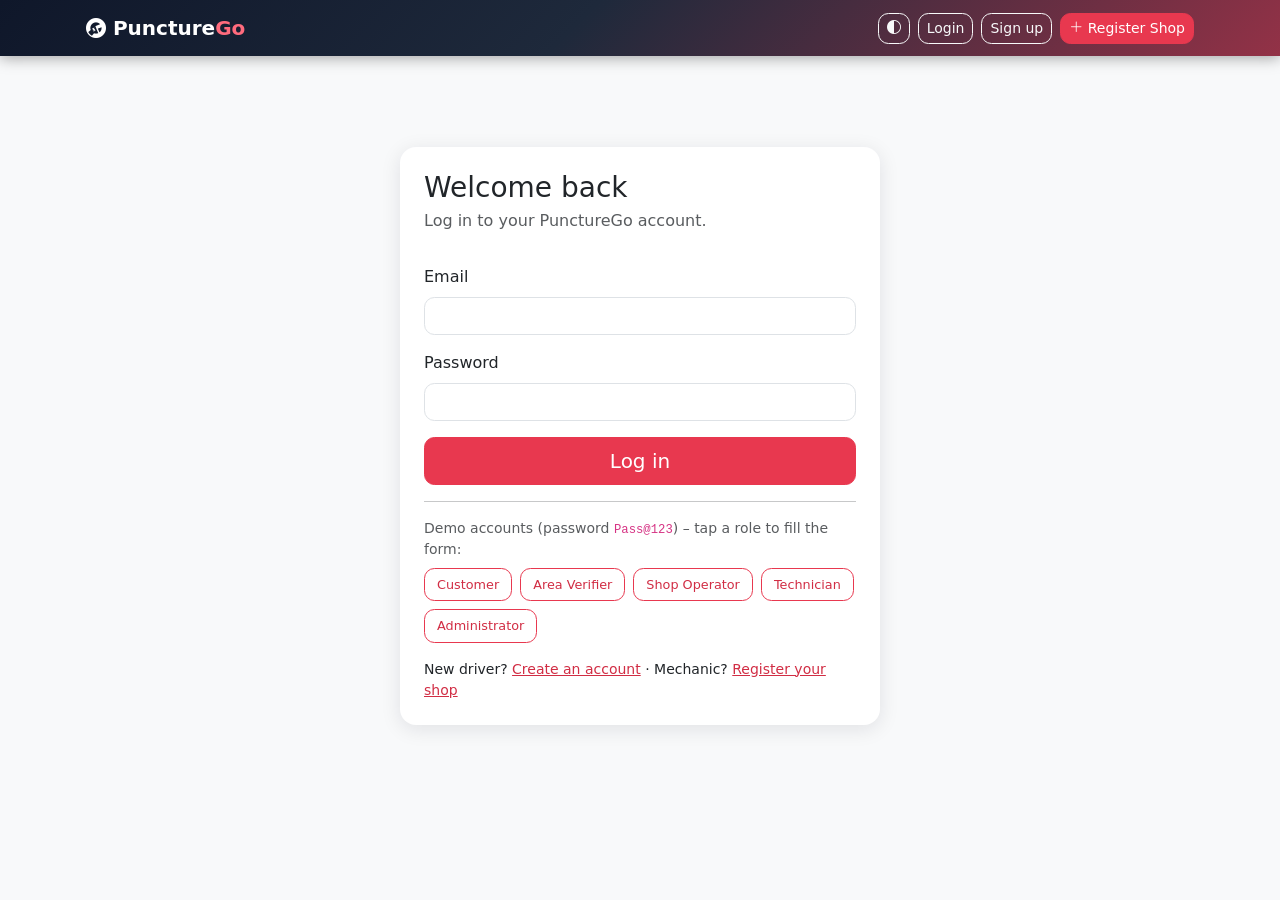
<file: admin.html>
<!doctype html>
<html lang="en"><head><meta charset="utf-8"><meta name="viewport" content="width=device-width,initial-scale=1">
<title>Administrator · PunctureGo</title>
<link href="https://cdn.jsdelivr.net/npm/bootstrap@5.3.3/dist/css/bootstrap.min.css" rel="stylesheet">
<link href="https://cdn.jsdelivr.net/npm/bootstrap-icons@1.11.3/font/bootstrap-icons.min.css" rel="stylesheet">

<link href="css/style.css" rel="stylesheet"></head>
<body >
<a class="visually-hidden-focusable position-absolute p-2 bg-white" href="#app">Skip to content</a>
<header id="nav"></header>
<main class="container-xl py-4" id="app"><div class="d-flex flex-wrap justify-content-between align-items-center gap-2 mb-4"><div><h1 class="h3 mb-0" id="hello">Loading…</h1><p class="text-muted mb-0" id="sub"></p></div></div><ul class="nav nav-pills tabs-scroll mb-4" role="tablist"><li class="nav-item" role="presentation"><button class="nav-link active" data-bs-toggle="pill" data-bs-target="#p-reports" type="button" role="tab"><i class="bi bi-bar-chart"></i> Reports</button></li><li class="nav-item" role="presentation"><button class="nav-link" data-bs-toggle="pill" data-bs-target="#p-requests" type="button" role="tab">Requests</button></li><li class="nav-item" role="presentation"><button class="nav-link" data-bs-toggle="pill" data-bs-target="#p-areas" type="button" role="tab">Areas</button></li><li class="nav-item" role="presentation"><button class="nav-link" data-bs-toggle="pill" data-bs-target="#p-shops" type="button" role="tab">Shops</button></li><li class="nav-item" role="presentation"><button class="nav-link" data-bs-toggle="pill" data-bs-target="#p-units" type="button" role="tab">Service units</button></li><li class="nav-item" role="presentation"><button class="nav-link" data-bs-toggle="pill" data-bs-target="#p-rates" type="button" role="tab">Rates</button></li><li class="nav-item" role="presentation"><button class="nav-link" data-bs-toggle="pill" data-bs-target="#p-users" type="button" role="tab">Users</button></li></ul><div class="tab-content"><div class="tab-pane fade show active" id="p-reports" role="tabpanel" tabindex="0"></div><div class="tab-pane fade" id="p-requests" role="tabpanel" tabindex="0"></div><div class="tab-pane fade" id="p-areas" role="tabpanel" tabindex="0"></div><div class="tab-pane fade" id="p-shops" role="tabpanel" tabindex="0"></div><div class="tab-pane fade" id="p-units" role="tabpanel" tabindex="0"></div><div class="tab-pane fade" id="p-rates" role="tabpanel" tabindex="0"></div><div class="tab-pane fade" id="p-users" role="tabpanel" tabindex="0"></div></div></main>
<script src="https://cdn.jsdelivr.net/npm/bootstrap@5.3.3/dist/js/bootstrap.bundle.min.js"></script>
<script src="js/app.js"></script>
<script src="js/admin.js"></script>
</body></html>
</file>
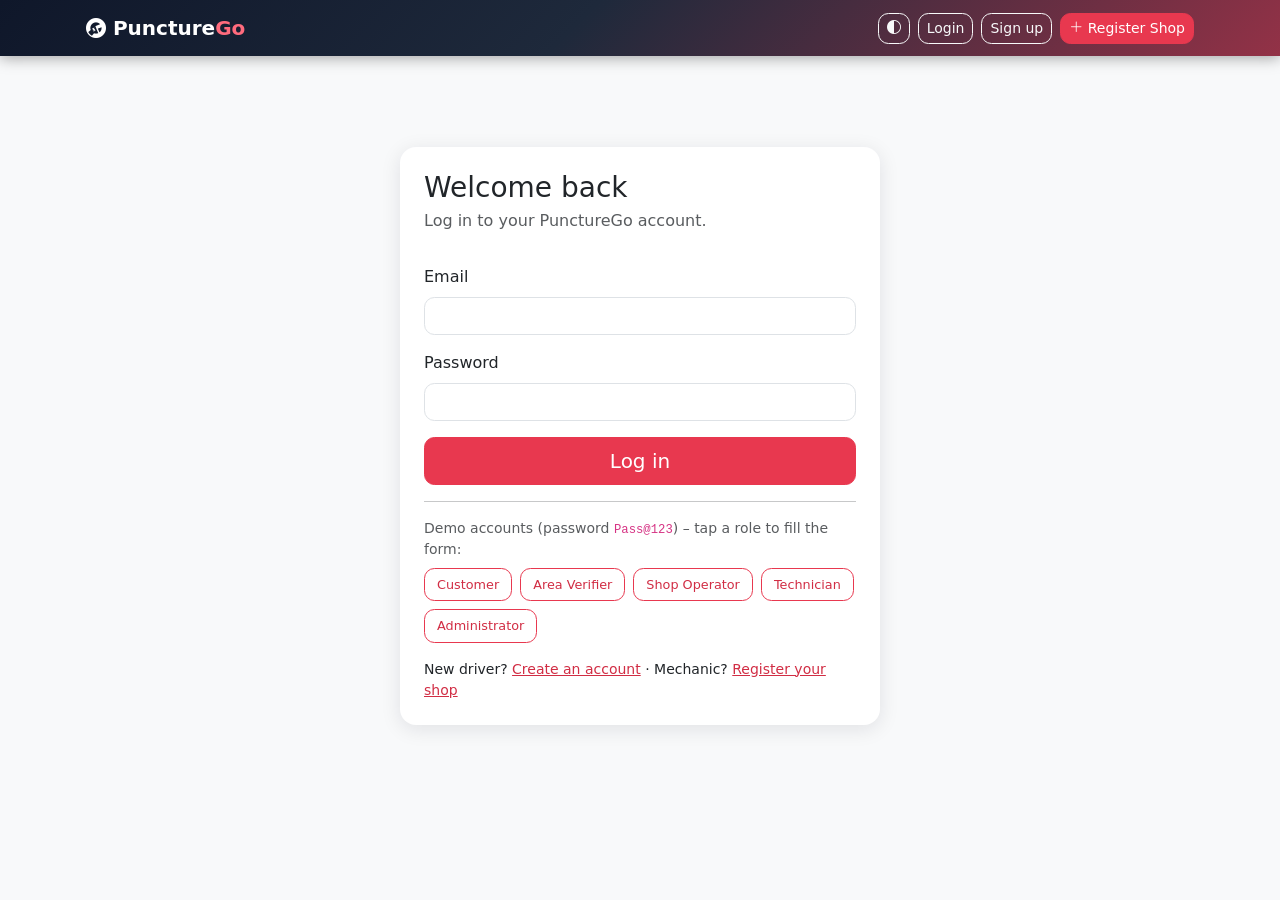
<file: login.html>
<!doctype html>
<html lang="en"><head><meta charset="utf-8"><meta name="viewport" content="width=device-width,initial-scale=1">
<title>Login · PunctureGo</title>
<link href="https://cdn.jsdelivr.net/npm/bootstrap@5.3.3/dist/css/bootstrap.min.css" rel="stylesheet">
<link href="https://cdn.jsdelivr.net/npm/bootstrap-icons@1.11.3/font/bootstrap-icons.min.css" rel="stylesheet">

<link href="css/style.css" rel="stylesheet"></head>
<body data-page="login">
<a class="visually-hidden-focusable position-absolute p-2 bg-white" href="#app">Skip to content</a>
<header id="nav"><nav class="navbar app-nav sticky-top"><div class="container-xl px-3"><a class="navbar-brand fw-bold text-white" href="index.html"><i class="bi bi-wrench-adjustable-circle-fill"></i> Puncture<span class="brand-go">Go</span></a><div class="ms-auto d-flex gap-2 align-items-center" id="navAuth"><button class="btn btn-sm btn-outline-light" id="themeBtn" aria-label="Toggle dark mode"><i class="bi bi-circle-half"></i></button><a class="btn btn-sm btn-outline-light d-none d-sm-inline" href="login.html">Login</a><a class="btn btn-sm btn-outline-light d-none d-sm-inline" href="register.html">Sign up</a><a class="btn btn-sm btn-primary" href="register-shop.html"><i class="bi bi-plus-lg"></i> Register Shop</a></div></div></nav></header>
<main id="app" class="container-xl px-3"><div class="auth-wrap"><div class="card card-soft w-100" style="max-width:480px"><div class="card-body p-4">
<h1 class="h3 mb-1">Welcome back</h1><p class="text-muted">Log in to your PunctureGo account.</p>
<form id="loginForm" novalidate class="row g-3"><div id="loginAlert" class="col-12"></div>
<div class="col-12"><label class="form-label" for="email">Email</label><input class="form-control" id="email" name="email" type="email" autocomplete="username"><div class="invalid-feedback"></div></div>
<div class="col-12"><label class="form-label" for="password">Password</label><input class="form-control" id="password" name="password" type="password" autocomplete="current-password"><div class="invalid-feedback"></div></div>
<div class="col-12 d-grid"><button class="btn btn-primary btn-lg" type="submit">Log in</button></div></form>
<hr><p class="small text-muted mb-2">Demo accounts (password <code>Pass@123</code>) – tap a role to fill the form:</p><div class="d-flex flex-wrap gap-2" id="demo"></div>
<p class="small mt-3 mb-0">New driver? <a href="register.html">Create an account</a> · Mechanic? <a href="register-shop.html">Register your shop</a></p></div></div></div></main>
<script src="https://cdn.jsdelivr.net/npm/bootstrap@5.3.3/dist/js/bootstrap.bundle.min.js"></script>
<script src="js/app.js"></script>
<script src="js/auth.js"></script>
</body></html>
</file>
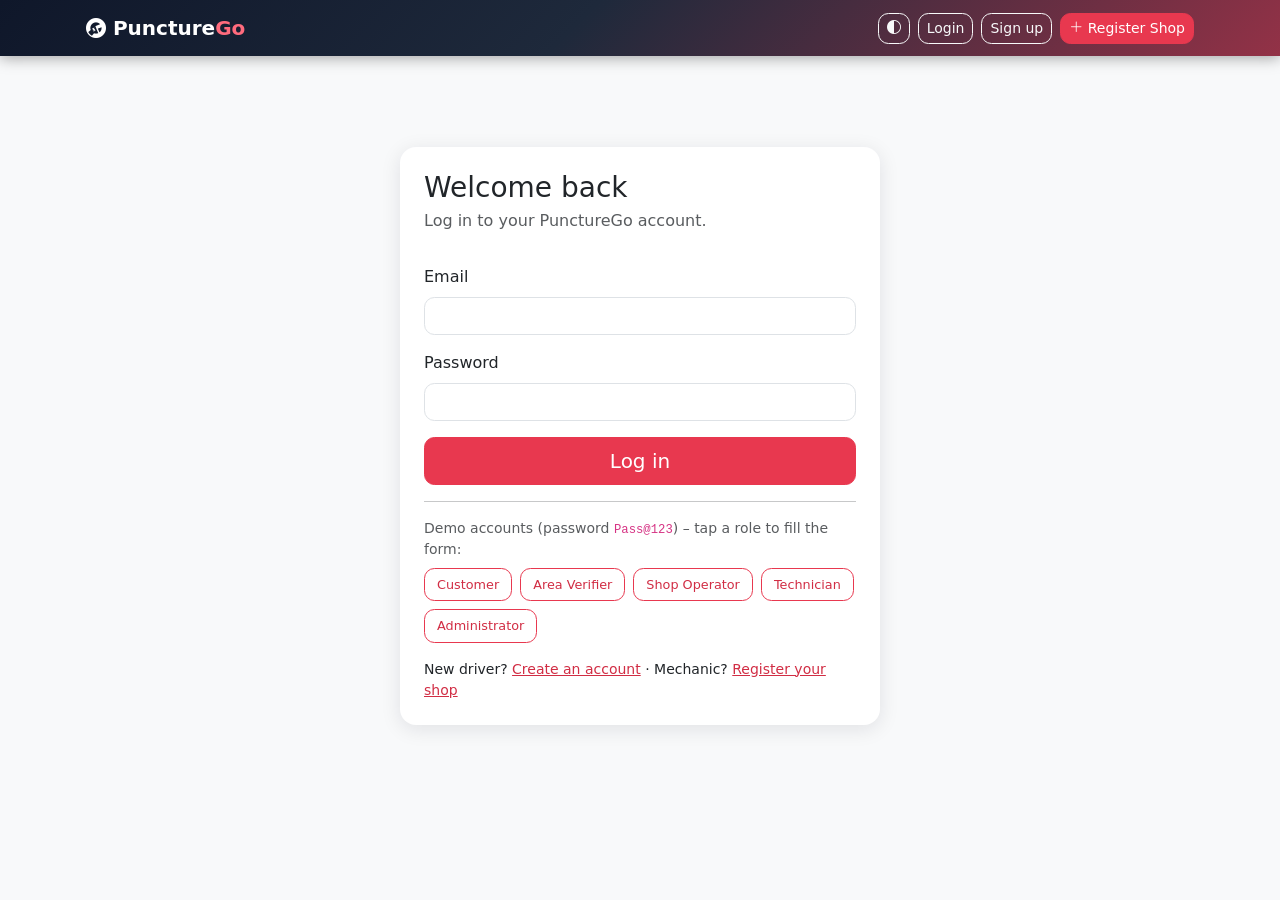
<file: officer.html>
<!doctype html>
<html lang="en"><head><meta charset="utf-8"><meta name="viewport" content="width=device-width,initial-scale=1">
<title>Area Verifier · PunctureGo</title>
<link href="https://cdn.jsdelivr.net/npm/bootstrap@5.3.3/dist/css/bootstrap.min.css" rel="stylesheet">
<link href="https://cdn.jsdelivr.net/npm/bootstrap-icons@1.11.3/font/bootstrap-icons.min.css" rel="stylesheet">

<link href="css/style.css" rel="stylesheet"></head>
<body >
<a class="visually-hidden-focusable position-absolute p-2 bg-white" href="#app">Skip to content</a>
<header id="nav"></header>
<main class="container-xl py-4" id="app"><div class="d-flex flex-wrap justify-content-between align-items-center gap-2 mb-4"><div><h1 class="h3 mb-0" id="hello">Loading…</h1><p class="text-muted mb-0" id="sub"></p></div></div><ul class="nav nav-pills tabs-scroll mb-4" role="tablist"><li class="nav-item" role="presentation"><button class="nav-link active" data-bs-toggle="pill" data-bs-target="#p-approvals" type="button" role="tab">Concession requests <span class="badge text-bg-warning" id="c-appr"></span></button></li><li class="nav-item" role="presentation"><button class="nav-link" data-bs-toggle="pill" data-bs-target="#p-shops" type="button" role="tab">Shop verification <span class="badge text-bg-warning" id="c-shops"></span></button></li><li class="nav-item" role="presentation"><button class="nav-link" data-bs-toggle="pill" data-bs-target="#p-apps" type="button" role="tab">Concession applications <span class="badge text-bg-warning" id="c-apps"></span></button></li><li class="nav-item" role="presentation"><button class="nav-link" data-bs-toggle="pill" data-bs-target="#p-disputes" type="button" role="tab">Disputes <span class="badge text-bg-danger" id="c-disp"></span></button></li><li class="nav-item" role="presentation"><button class="nav-link" data-bs-toggle="pill" data-bs-target="#p-all" type="button" role="tab">All area requests</button></li></ul><div class="tab-content"><div class="tab-pane fade show active" id="p-approvals" role="tabpanel" tabindex="0"></div><div class="tab-pane fade" id="p-shops" role="tabpanel" tabindex="0"></div><div class="tab-pane fade" id="p-apps" role="tabpanel" tabindex="0"></div><div class="tab-pane fade" id="p-disputes" role="tabpanel" tabindex="0"></div><div class="tab-pane fade" id="p-all" role="tabpanel" tabindex="0"></div></div></main>
<script src="https://cdn.jsdelivr.net/npm/bootstrap@5.3.3/dist/js/bootstrap.bundle.min.js"></script>
<script src="js/app.js"></script>
<script src="js/officer.js"></script>
</body></html>
</file>
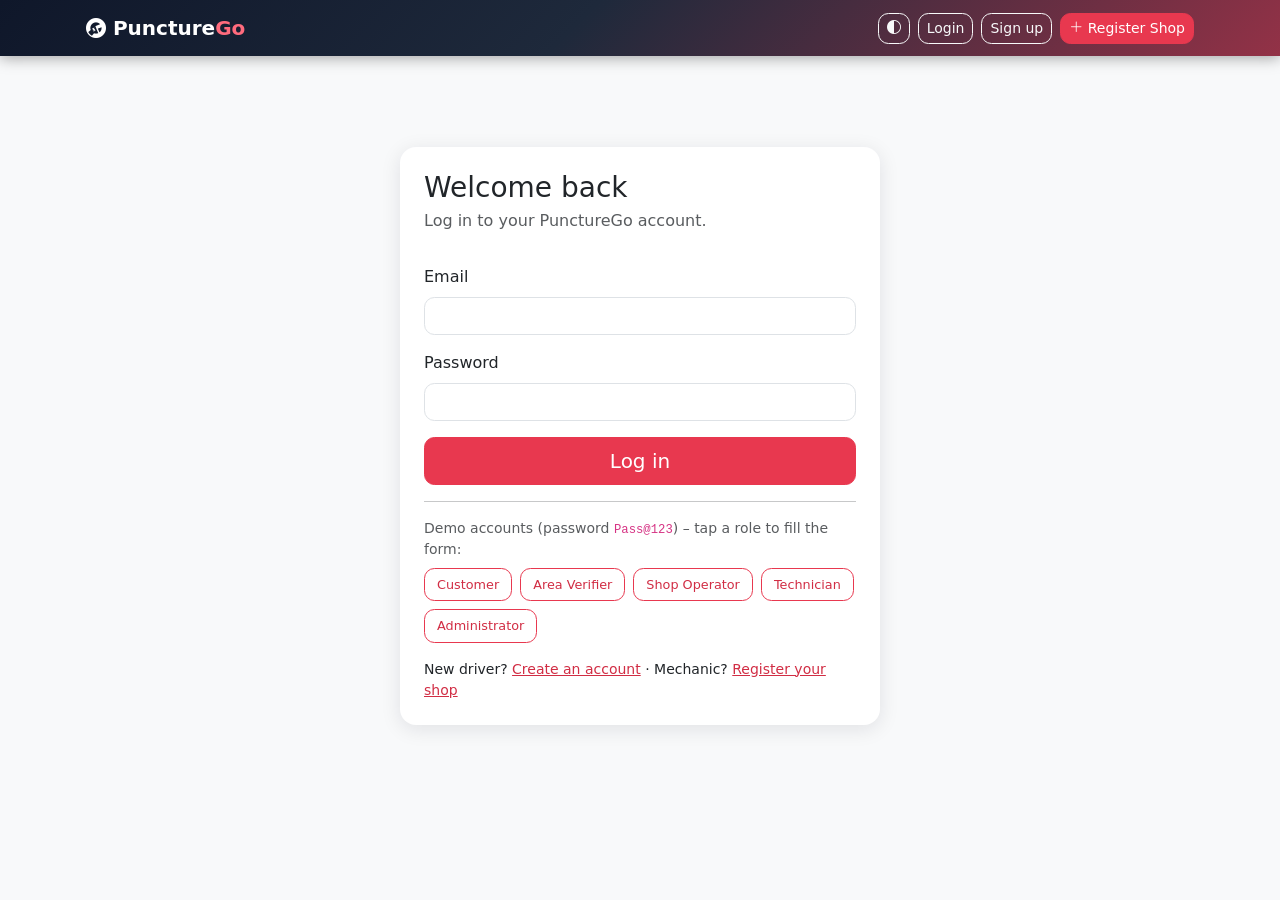
<file: operator.html>
<!doctype html>
<html lang="en"><head><meta charset="utf-8"><meta name="viewport" content="width=device-width,initial-scale=1">
<title>Shop Operator · PunctureGo</title>
<link href="https://cdn.jsdelivr.net/npm/bootstrap@5.3.3/dist/css/bootstrap.min.css" rel="stylesheet">
<link href="https://cdn.jsdelivr.net/npm/bootstrap-icons@1.11.3/font/bootstrap-icons.min.css" rel="stylesheet">

<link href="css/style.css" rel="stylesheet"></head>
<body >
<a class="visually-hidden-focusable position-absolute p-2 bg-white" href="#app">Skip to content</a>
<header id="nav"></header>
<main class="container-xl py-4" id="app"><div class="d-flex flex-wrap justify-content-between align-items-center gap-2 mb-4"><div><h1 class="h3 mb-0" id="hello">Loading…</h1><p class="text-muted mb-0" id="sub"></p></div><button class="btn btn-outline-primary" id="shopToggle"></button></div><ul class="nav nav-pills tabs-scroll mb-4" role="tablist"><li class="nav-item" role="presentation"><button class="nav-link active" data-bs-toggle="pill" data-bs-target="#p-queue" type="button" role="tab">Dispatch queue</button></li><li class="nav-item" role="presentation"><button class="nav-link" data-bs-toggle="pill" data-bs-target="#p-fleet" type="button" role="tab">Units &amp; technicians</button></li><li class="nav-item" role="presentation"><button class="nav-link" data-bs-toggle="pill" data-bs-target="#p-history" type="button" role="tab">History</button></li><li class="nav-item" role="presentation"><button class="nav-link" data-bs-toggle="pill" data-bs-target="#p-profile" type="button" role="tab">Shop profile</button></li></ul><div class="tab-content"><div class="tab-pane fade show active" id="p-queue" role="tabpanel" tabindex="0"></div><div class="tab-pane fade" id="p-fleet" role="tabpanel" tabindex="0"></div><div class="tab-pane fade" id="p-history" role="tabpanel" tabindex="0"></div><div class="tab-pane fade" id="p-profile" role="tabpanel" tabindex="0"></div></div></main>
<script src="https://cdn.jsdelivr.net/npm/bootstrap@5.3.3/dist/js/bootstrap.bundle.min.js"></script>
<script src="js/app.js"></script>
<script src="js/operator.js"></script>
</body></html>
</file>
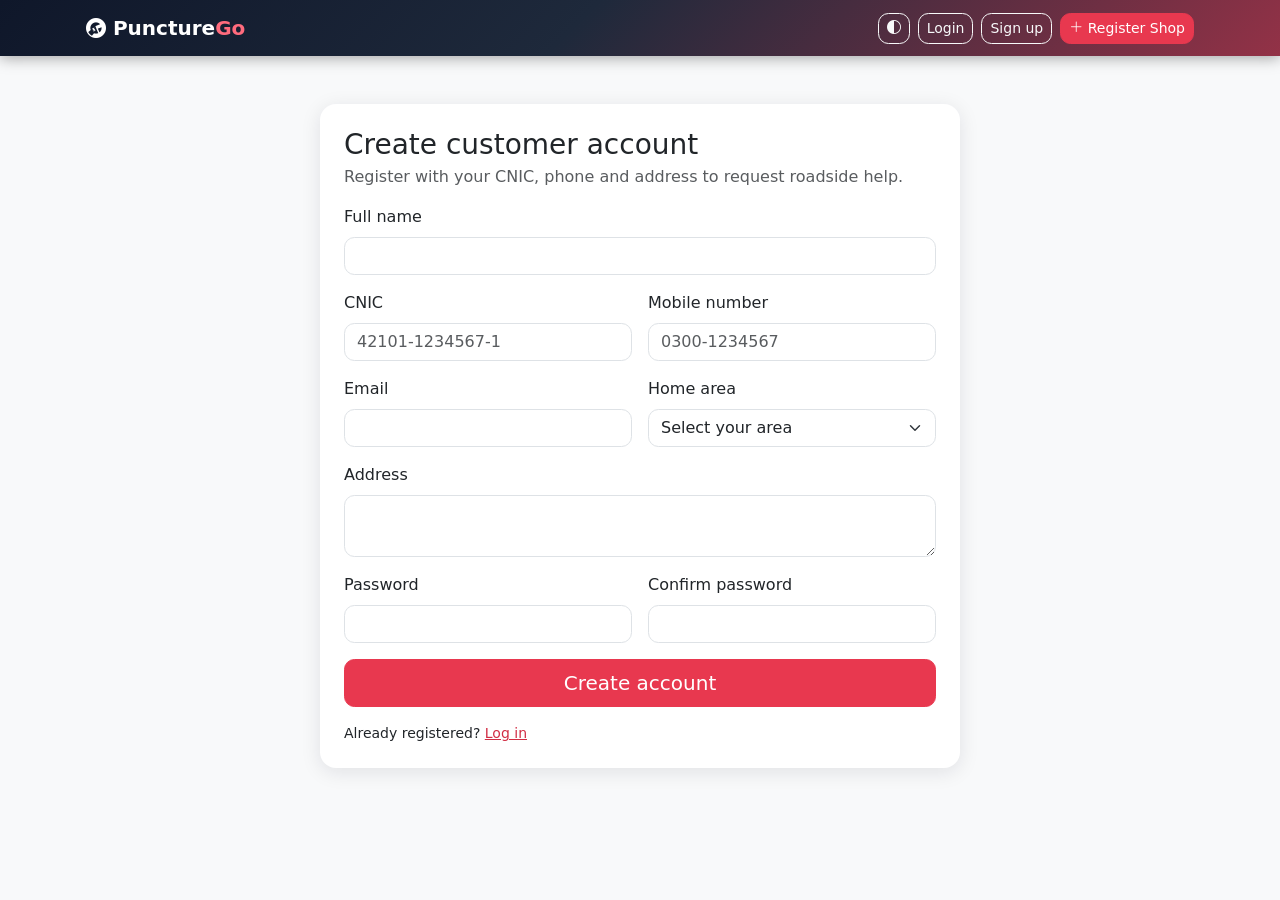
<file: register.html>
<!doctype html>
<html lang="en"><head><meta charset="utf-8"><meta name="viewport" content="width=device-width,initial-scale=1">
<title>Sign up · PunctureGo</title>
<link href="https://cdn.jsdelivr.net/npm/bootstrap@5.3.3/dist/css/bootstrap.min.css" rel="stylesheet">
<link href="https://cdn.jsdelivr.net/npm/bootstrap-icons@1.11.3/font/bootstrap-icons.min.css" rel="stylesheet">

<link href="css/style.css" rel="stylesheet"></head>
<body data-page="register">
<a class="visually-hidden-focusable position-absolute p-2 bg-white" href="#app">Skip to content</a>
<header id="nav"><nav class="navbar app-nav sticky-top"><div class="container-xl px-3"><a class="navbar-brand fw-bold text-white" href="index.html"><i class="bi bi-wrench-adjustable-circle-fill"></i> Puncture<span class="brand-go">Go</span></a><div class="ms-auto d-flex gap-2 align-items-center" id="navAuth"><button class="btn btn-sm btn-outline-light" id="themeBtn" aria-label="Toggle dark mode"><i class="bi bi-circle-half"></i></button><a class="btn btn-sm btn-outline-light d-none d-sm-inline" href="login.html">Login</a><a class="btn btn-sm btn-outline-light d-none d-sm-inline" href="register.html">Sign up</a><a class="btn btn-sm btn-primary" href="register-shop.html"><i class="bi bi-plus-lg"></i> Register Shop</a></div></div></nav></header>
<main id="app" class="container-xl px-3"><div class="auth-wrap"><div class="card card-soft w-100" style="max-width:640px"><div class="card-body p-4">
<h1 class="h3 mb-1">Create customer account</h1><p class="text-muted">Register with your CNIC, phone and address to request roadside help.</p>
<form id="regForm" novalidate class="row g-3">
<div class="col-12"><label class="form-label" for="name">Full name</label><input class="form-control" id="name" name="name" autocomplete="name"><div class="invalid-feedback"></div></div>
<div class="col-md-6"><label class="form-label" for="cnic">CNIC</label><input class="form-control" id="cnic" name="cnic" inputmode="numeric" placeholder="42101-1234567-1"><div class="invalid-feedback"></div></div>
<div class="col-md-6"><label class="form-label" for="phone">Mobile number</label><input class="form-control" id="phone" name="phone" inputmode="tel" placeholder="0300-1234567" autocomplete="tel"><div class="invalid-feedback"></div></div>
<div class="col-md-6"><label class="form-label" for="email">Email</label><input class="form-control" id="email" name="email" type="email" autocomplete="email"><div class="invalid-feedback"></div></div>
<div class="col-md-6"><label class="form-label" for="area">Home area</label><select class="form-select" id="area" name="area"></select><div class="invalid-feedback"></div></div>
<div class="col-12"><label class="form-label" for="address">Address</label><textarea class="form-control" id="address" name="address" rows="2"></textarea><div class="invalid-feedback"></div></div>
<div class="col-md-6"><label class="form-label" for="password">Password</label><input class="form-control" id="password" name="password" type="password" autocomplete="new-password"><div class="invalid-feedback"></div></div>
<div class="col-md-6"><label class="form-label" for="confirm">Confirm password</label><input class="form-control" id="confirm" name="confirm" type="password" autocomplete="new-password"><div class="invalid-feedback"></div></div>
<div class="col-12 d-grid"><button class="btn btn-primary btn-lg" type="submit">Create account</button></div></form>
<p class="small mt-3 mb-0">Already registered? <a href="login.html">Log in</a></p></div></div></div></main>
<script src="https://cdn.jsdelivr.net/npm/bootstrap@5.3.3/dist/js/bootstrap.bundle.min.js"></script>
<script src="js/app.js"></script>
<script src="js/auth.js"></script>
</body></html>
</file>
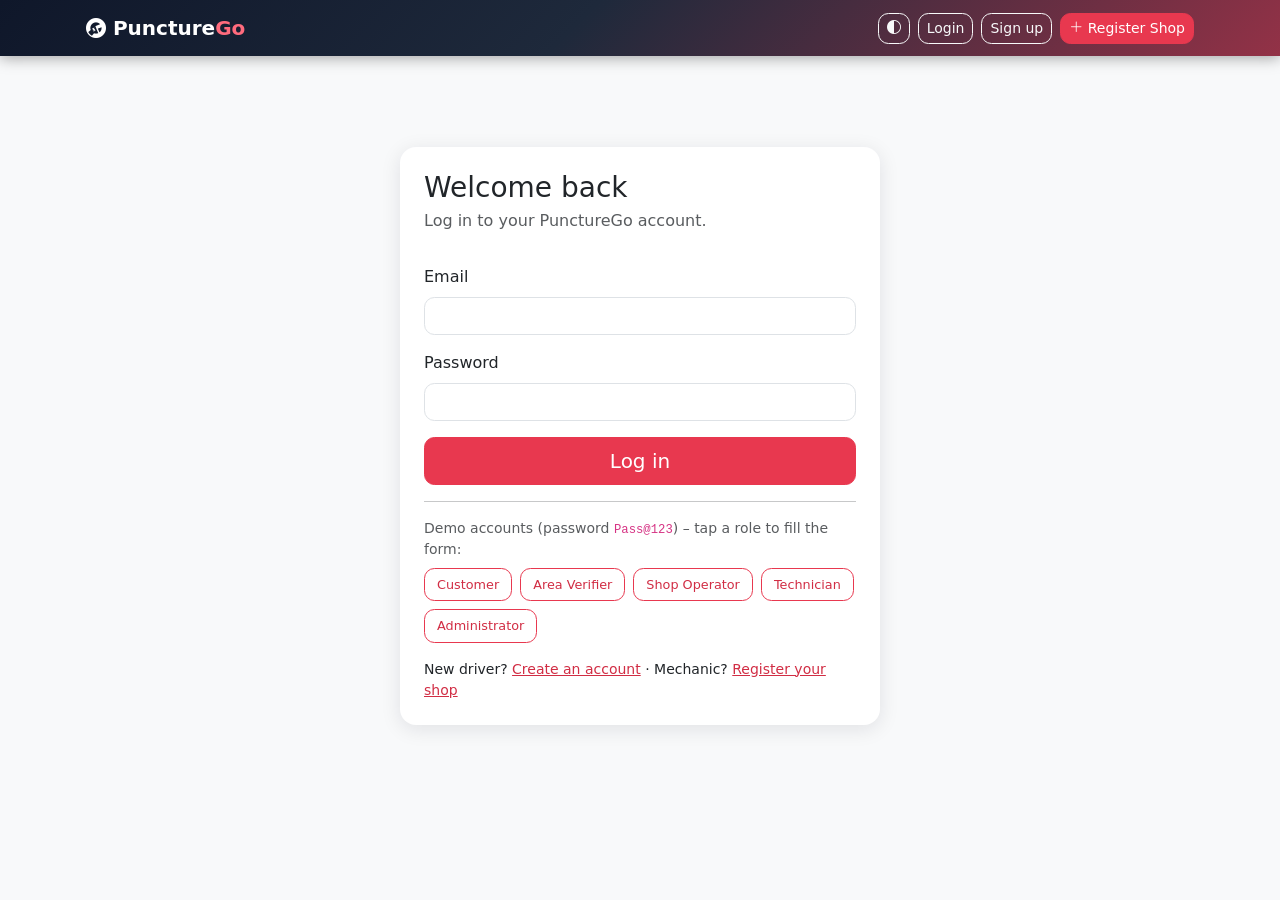
<file: technician.html>
<!doctype html>
<html lang="en"><head><meta charset="utf-8"><meta name="viewport" content="width=device-width,initial-scale=1">
<title>My jobs · PunctureGo</title>
<link href="https://cdn.jsdelivr.net/npm/bootstrap@5.3.3/dist/css/bootstrap.min.css" rel="stylesheet">
<link href="https://cdn.jsdelivr.net/npm/bootstrap-icons@1.11.3/font/bootstrap-icons.min.css" rel="stylesheet">

<link href="css/style.css" rel="stylesheet"></head>
<body >
<a class="visually-hidden-focusable position-absolute p-2 bg-white" href="#app">Skip to content</a>
<header id="nav"></header>
<main class="container-xl py-4" id="app"><div class="d-flex flex-wrap justify-content-between align-items-center gap-2 mb-4"><div><h1 class="h3 mb-0" id="hello">Loading…</h1><p class="text-muted mb-0" id="sub"></p></div></div><div class="btn-group w-100 mb-3" role="group" aria-label="Job filter"><input type="radio" class="btn-check" name="flt" id="fa" value="active" checked><label class="btn btn-outline-primary btn-lg" for="fa">Active</label><input type="radio" class="btn-check" name="flt" id="fd" value="done"><label class="btn btn-outline-primary btn-lg" for="fd">Completed</label></div><div class="row g-3" id="jobs" aria-live="polite"></div></main>
<script src="https://cdn.jsdelivr.net/npm/bootstrap@5.3.3/dist/js/bootstrap.bundle.min.js"></script>
<script src="js/app.js"></script>
<script src="js/technician.js"></script>
</body></html>
</file>
<file: css/style.css>
:root{--pg-grad:linear-gradient(135deg,#0f172a 0%,#1e293b 45%,#e8384f 140%);--r:1rem;--bs-primary:#e8384f;--bs-primary-rgb:232,56,79;--bs-link-color:#d12d44;--bs-link-hover-color:#b92639;--bs-link-color-rgb:209,45,68}
[data-bs-theme=dark]{--bs-link-color:#ff7b8b;--bs-link-color-rgb:255,123,139}
body{font-family:Inter,system-ui,-apple-system,"Segoe UI",Roboto,sans-serif;background:var(--bs-tertiary-bg);min-height:100vh}
:focus-visible{outline:3px solid #ffc107;outline-offset:2px}
.btn-primary{--bs-btn-bg:#e8384f;--bs-btn-border-color:#e8384f;--bs-btn-hover-bg:#c92c42;--bs-btn-hover-border-color:#c92c42;--bs-btn-active-bg:#b92639;--bs-btn-active-border-color:#b92639;--bs-btn-disabled-bg:#e8384f;--bs-btn-disabled-border-color:#e8384f}
.btn-outline-primary{--bs-btn-color:#d12d44;--bs-btn-border-color:#e8384f;--bs-btn-hover-bg:#e8384f;--bs-btn-hover-border-color:#e8384f;--bs-btn-active-bg:#c92c42;--bs-btn-active-border-color:#c92c42}
.text-bg-primary{background-color:#e8384f!important}.progress-bar:not([class*=bg-]){background-color:#e8384f}
.app-nav{background:var(--pg-grad);box-shadow:0 2px 14px rgba(0,0,0,.35)}.brand-go{color:#ff6b7d}
.card-soft{border:0;border-radius:var(--r);box-shadow:0 4px 20px rgba(15,23,42,.1);background:var(--bs-body-bg)}
.btn,.form-control,.form-select{border-radius:.65rem}
.stat-icon{display:inline-grid;place-items:center;width:42px;height:42px;border-radius:12px;font-size:1.25rem;margin-bottom:.6rem}
.stat-val{font-size:1.5rem;font-weight:700;line-height:1.1}
.hero{background:var(--pg-grad);color:#fff;padding:2.5rem 0 3.5rem}
.hero h1{font-weight:800;letter-spacing:-.02em}
.glass{background:rgba(255,255,255,.12);backdrop-filter:blur(8px);border:1px solid rgba(255,255,255,.22);border-radius:var(--r)}
.hero .form-select,.hero .form-control{border:0}
.pin{width:22px;height:22px;border-radius:50%;background:#e8384f;border:3px solid #fff;box-shadow:0 0 14px #e8384f;cursor:grab}
.map-box{height:340px;border-radius:var(--r);overflow:hidden;border:1px solid var(--bs-border-color);z-index:0}
@media(min-width:992px){.map-sticky{position:sticky;top:76px}.map-box.tall{height:calc(100vh - 150px);min-height:420px}}
.shop-card{transition:transform .15s}.shop-card:hover{transform:translateY(-2px)}.shop-card.hl{outline:3px solid #e8384f}
.chip{display:inline-block;font-size:.75rem;padding:.15rem .55rem;border-radius:2rem;background:var(--bs-secondary-bg);margin:0 .25rem .25rem 0}
.auth-wrap{min-height:calc(100vh - 140px);display:grid;place-items:center;padding:2rem 0}
.demo-btn{font-size:.8rem}
.tabs-scroll{flex-wrap:nowrap;overflow-x:auto;white-space:nowrap;padding-bottom:.25rem;scrollbar-width:thin}
.nav-pills .nav-link{border-radius:.7rem;color:var(--bs-body-color)}
.nav-pills .nav-link.active{background:var(--pg-grad);color:#fff}
th.sortable{cursor:pointer;user-select:none;white-space:nowrap}
th.sortable::after{content:" ↕";opacity:.35;font-size:.8em}
th[aria-sort=ascending]::after{content:" ↑";opacity:1}th[aria-sort=descending]::after{content:" ↓";opacity:1}
@media(max-width:767.98px){
 .table-stack thead{display:none}.table-stack,.table-stack tbody{display:block}
 .table-stack tr{display:block;border:1px solid var(--bs-border-color);border-radius:.8rem;margin-bottom:.8rem;padding:.4rem .75rem;background:var(--bs-body-bg)}
 .table-stack td{display:flex;justify-content:space-between;gap:1rem;align-items:center;border:0!important;padding:.35rem 0;text-align:right}
 .table-stack td::before{content:attr(data-label);font-weight:600;color:var(--bs-secondary-color);text-align:left;font-size:.8rem}
 .table-stack td[colspan]{display:block;text-align:center}.table-stack td[colspan]::before{content:none}}
.stepper{list-style:none;display:flex;gap:.25rem;padding:0;margin:0 0 1rem;overflow-x:auto}
.stepper li{flex:1 0 58px;text-align:center;font-size:.7rem;color:var(--bs-secondary-color)}
.stepper li span{display:grid;place-items:center;width:30px;height:30px;border-radius:50%;margin:0 auto .25rem;background:var(--bs-secondary-bg);font-weight:700}
.stepper li.done span{background:var(--bs-success);color:#fff}
.stepper li.now span{background:#e8384f;color:#fff;box-shadow:0 0 0 4px rgba(232,56,79,.25)}
.stepper li.bad span{background:var(--bs-danger);color:#fff}
.timeline{list-style:none;margin:0;padding-left:1rem;border-left:2px solid var(--bs-border-color)}
.timeline li{position:relative;padding:0 0 .8rem .75rem}
.timeline li::before{content:"";position:absolute;left:-1.45rem;top:.35rem;width:.7rem;height:.7rem;border-radius:50%;background:#e8384f}
.bar-row{display:grid;grid-template-columns:110px 1fr 36px;gap:.6rem;align-items:center;margin-bottom:.5rem;font-size:.85rem}
.bar-row .progress{height:.8rem}
.job-card{border-left:6px solid #e8384f}
.job-card.s-Dispatched,.job-card.s-Arrived{border-left-color:#fd7e14}.job-card.s-Completed,.job-card.s-Confirmed{border-left-color:#198754}.job-card.s-Failed,.job-card.s-Disputed{border-left-color:#dc3545}
.btn-xl{min-height:56px;font-size:1.1rem;font-weight:600}
[data-bs-theme=dark] .card-soft{box-shadow:0 4px 20px rgba(0,0,0,.45)}
@media(max-width:575.98px){.hero{padding:1.8rem 0 2.5rem}.stat-val{font-size:1.25rem}main.container-xl{padding-left:.9rem;padding-right:.9rem}.map-box{height:260px}}
</file>
